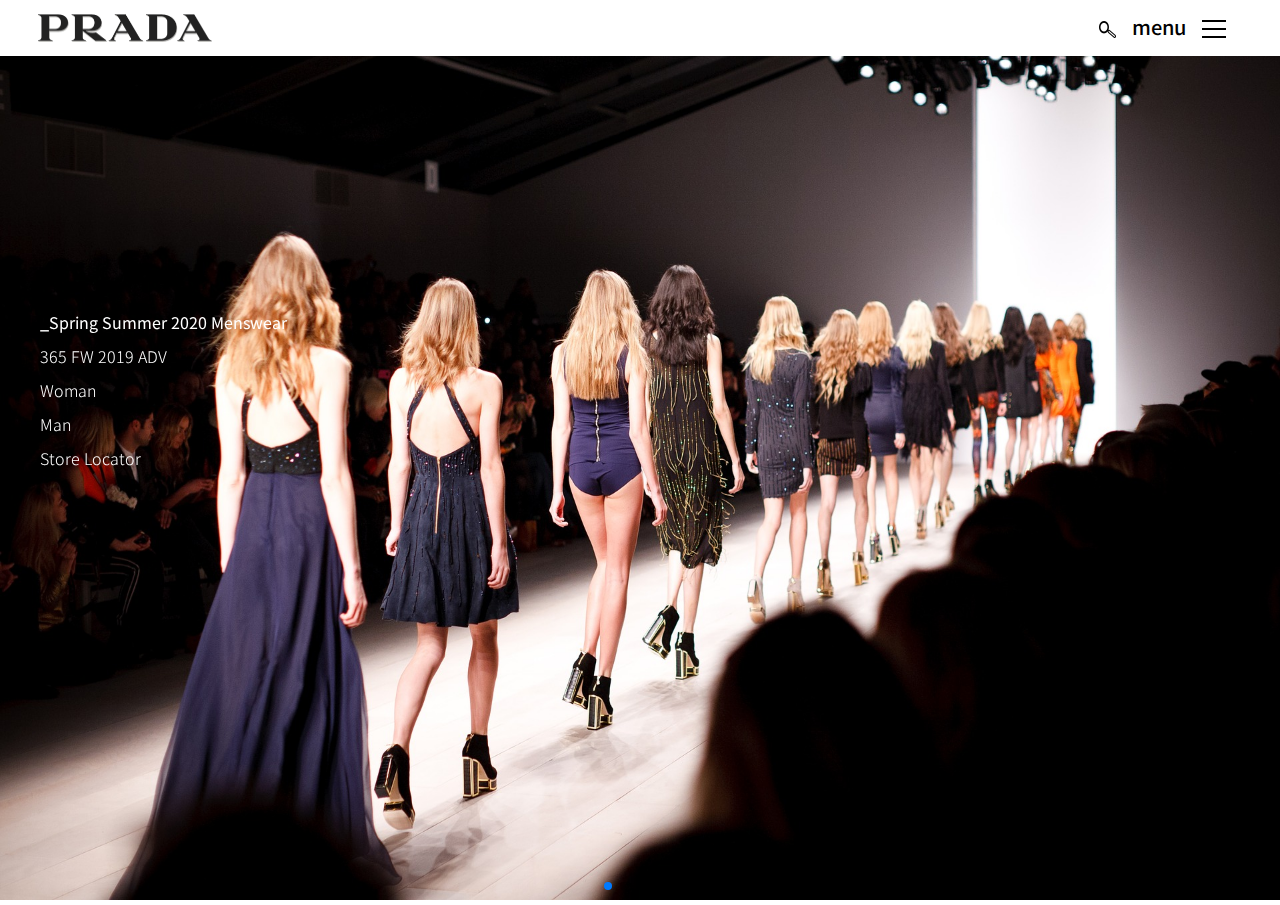
<file: index.html>
<!DOCTYPE html>
<html lang="ko">
<head>
  <meta charset="UTF-8">
  <meta name="viewport" content="width=device-width, initial-scale=1.0">
  <meta http-equiv="X-UA-Compatible" content="ie=edge">
  <title>PRADA</title>
    <!-- 구글 폰트 CDN -->
    <link href="https://fonts.googleapis.com/css?family=Noto+Sans+KR:100,300,400,500,700,900&display=swap&subset=korean" rel="stylesheet">

    <!-- 스위퍼 CSS -->
    <link rel="stylesheet" href="css/swiper.css">

    <!-- 사용자 CSS -->
    <link rel="stylesheet" href="css/reset.css">
    <link rel="stylesheet" href="css/common.css">
  
    <!-- jquery script -->
    <script src="js/jquery-3.4.1.min.js"></script>

      <!-- 스위퍼 script -->
  <script src="js/swiper.min.js"></script>

    
    <!-- 사용자 script -->
    <script src="js/common.js"></script>
  
</head>
<body>
  <div id="wrap">
    <!-- 헤더 -->
    <header class="over_hid">
      <!-- 로고 화이트 -->
      <div class="logo_white">
        <div id="logo"><a href="index.html"><img src="images/logo_bianco.png" alt="프라다"></a></div>
        <div id="nav">
          <ul class="over_hid">
            <li class="serach_btn"><img src="images/serch.png" alt="검색"></li>
            <li class="menu_btn">menu</li>
            <li class="ham_menu"><img src="images/ham_menu.png" alt="햄버거메뉴"></li>
          </ul>
        </div>
      </div>
      <!-- 로고 블랙 -->
      <div class="logo_black">
        <div id="logo"><a href="index.html"><img src="images/logo_bianco_b.png" alt="프라다"></a></div>
        <div id="nav">
          <ul class="over_hid">
            <li class="serach_btn"><img src="images/serch_b.png" alt="검색"></li>
            <li class="menu_btn">menu</li>
            <li class="ham_menu"><img src="images/ham_menu_b.png" alt="햄버거메뉴"></li>
          </ul>
        </div>
      </div>
    </header>
      <!-- 검색창 -->
      <div id="search" class="over_hid">
        <div class="logo_black">
          <div id="logo"><a href="index.html"><img src="images/logo_bianco_b.png" alt="프라다"></a></div>
          <div id="nav">
            <ul class="over_hid">
              <li class="serach_btn"><img src="images/serch_b.png" alt="검색"></li>
              <li class="menu_btn">menu</li>
              <li class="ham_menu"><img src="images/ham_menu_b.png" alt="햄버거메뉴"></li>
            </ul>
          </div>
        </div>
        <div id="sear_sub">
          <div id="search_top">
            <ul class="over_hid">
              <li><input type="text" placeholder="Type here to search"></li>
              <li><img src="images/serch_b.png"></li>
            </ul>
          </div>
          <div id="search_bottom">
            <ul class="over_hid">
              <li>search for</li>
              <li><input type="checkbox" name="search" value="catalog">E-CATALOG</li>
              <li><input type="checkbox" name="search" value="archive">A FUTURE ARCHIVE</li>
            </ul>
          </div>
        </div>
      </div>
      <!-- 네비 서브메뉴 -->
      <div id="menu" class="over_hid">
        <!-- 메뉴 -->
        <div id="menu_sub" class="over_hid">
          <div id="logo"><a class="over_hid" href="index.html"><img src="images/logo_bianco_b.png" alt="프라다"></a></div>
          <div id="sub_top" class="over_hid back_whi">
            <div id="sub_m">
              <ul>
                <li><a href="#">E-CATALOG</a></li>
                <li><a href="#">컬렉션</a></li>
                <li><a href="#">미래의 아카이브</a></li>
                <li><a href="#">향수</a></li>
                <li><a href="#">아이웨어</a></li>
                <li><a href="#">매장 찾기</a></li>
              </ul>
            </div>
            <!-- 소셜 -->
            <div id="sns">
              <ul class="over_hid back_whi">
                <li><a href="#"><img src="images/facebook.png" alt="페이스북"></a></li>
                <li><a href="#"><img src="images/twiter.png" alt="트위터"></a></li>
                <li><a href="#"><img src="images/instar.png" alt="인스타그램"></a></li>
                <li><a href="#"><img src="images/youtube.png" alt="유투브"></a></li>
                <li><a href="#">G+</a></li>
              </ul>
            </div>
          </div>
          <div class="close_btn">Χ</div>
          <div class="line1"></div>
          <!-- 언어/국가선택 -->
          <div id="sel_main" class="over_hid back_whi">
            <ul>
              <li>_언어</li>
              <li id="lang_btn">한국어 <img src="images/small_nera.png"></li>
            </ul>
            <ul class="back_whi">
              <li>_국가</li>
              <li id="cur_btn">MALAYSIA <img src="images/small_nera.png"></li>
            </ul>
            <div id="bott_btn"><img src="images/nera.png"></div>
          </div>
          <div class="line1"></div>

          <div id="lang" class="back_whi">
            <ul>
              <li><a href="#">ENGLISH -</a></li>
              <li><a href="#"> 简体中文 -</a></li>
              <li><a href="#"> 繁體中文 -</a></li>
              <li><a href="#"> 한국어</a></li>
            </ul>
          </div>
          <div id="cur" class="over_hid back_whi">
            <div id="e_sto" class="over_hid">
              <h3>E-스토어</h3>
              <ul>
                <li><a href="#">AUSTRALIA</a></li>
                <li><a href="#">AUSTRIA</a></li>
                <li><a href="#">BELGIUM</a></li>
                <li><a href="#">CANADA</a></li>
                <li><a href="#">CHINA</a></li>
                <li><a href="#">DENMARK</a></li>
                <li><a href="#">FINLAND</a></li>
                <li><a href="#">FRANCE</a></li>
                <li><a href="#">GERMANY</a></li>
              </ul>
              <ul>
                <li><a href="#">GREECE</a></li>
                <li><a href="#">HONG KONG</a></li>
                <li><a href="#">IRELAND</a></li>
                <li><a href="#">ITALY</a></li>
                <li><a href="#">JAPAN</a></li>
                <li><a href="#">LUXEMBOURG</a></li>
                <li><a href="#">MONACO</a></li>
                <li><a href="#">NETHERLANDS</a></li>
                <li><a href="#">NEW ZEALAND</a></li>
              </ul>
              <ul>
                <li><a href="#">NORWAY</a></li>
                <li><a href="#">PORTUGAL</a></li>
                <li><a href="#">SPAIN</a></li>
                <li><a href="#">SWEDEN</a></li>
                <li><a href="#">SWITZERLAND</a></li>
                <li><a href="#">UNITED ARAB EMIRATES</a></li>
                <li><a href="#">UNITED KINGDOM</a></li>
                <li><a href="#">UNITED STATES</a></li>
              </ul>
            </div>
            <div id="our" class="back_whi">
              <h2>EXPLORE OUR WEBSITE</h2>
              <ul>
                <li><a href="#">BRAZIL</a></li>
                <li><a href="#">MALAYSIA</a></li>
                <li><a href="#">RUSSIAN FEDERATION</a></li>
                <li><a href="#">SINGAPORE</a></li>
                <li><a href="#">SOUTH KOREA</a></li>
                <li><a href="#">TAIWAN</a></li>
                <li><a href="#">THAILAND</a></li>
              </ul>
              <ul>
                <li><a href="#">REST OF THE WORLD</a></li>
              </ul>
            </div>
          </div>
          <div id="foot" class="back_whi">
            <div>
              <ul>
                <li><a href="#">FONDAZIONE PRADA</a></li>
                <li><a href="#">PRADA GROUP</a></li>
                <li><a href="#">CORPORATE SOCIAL RESPONSIBILITY</a></li>
                <li><a href="#">LUNAROSSA</a></li>
              </ul>
            </div>
            <div>
              <a href="#">법적 고지 사항</a> - <a href="#">개인정보 처리방침</a> - <a href="#">쿠키 정책</a>
              <h3>© PRADA 2007-2019 | P.IVA 10115350158</h3>
            </div>
          </div>
        </div>
      </div>
      <div class="sli_txt">
        <ul>
          <li class="on"><a href="menswear.html">Spring Summer 2020 Menswear</a></li>
          <li><a href="adv.html">365 FW 2019 ADV</a></li>
          <li><a href="ready.html">Woman</a></li>
          <li><a href="ready.html">Man</a></li>
          <li><a href="locoator.html">Store Locator</a></li>
        </ul>
      </div>
      <!-- 메인 슬라이드 -->
      <div class="swiper-container">
        <div class="swiper-wrapper">
          <div class="swiper-slide">
            <img class="sw_sli" src="images/main_banner01.jpg" >
          </div>
          <div class="swiper-slide">
            <img class="sw_sli" src="images/main_banner02.jpg" >
          </div>
          <div class="swiper-slide">
            <img class="sw_sli" src="images/main_banner03.jpg" >
          </div>
          <div class="swiper-slide">
            <img class="sw_sli" src="images/main_banner04.jpg" >
          </div>
          <div class="swiper-slide">
            <img class="sw_sli" src="images/main_banner05.jpg" >
          </div>
        </div>
        <!-- Add Pagination -->
        <div class="swiper-pagination"></div>
      </div>        
    </div>
  </div>
</body>
</html>
</file>
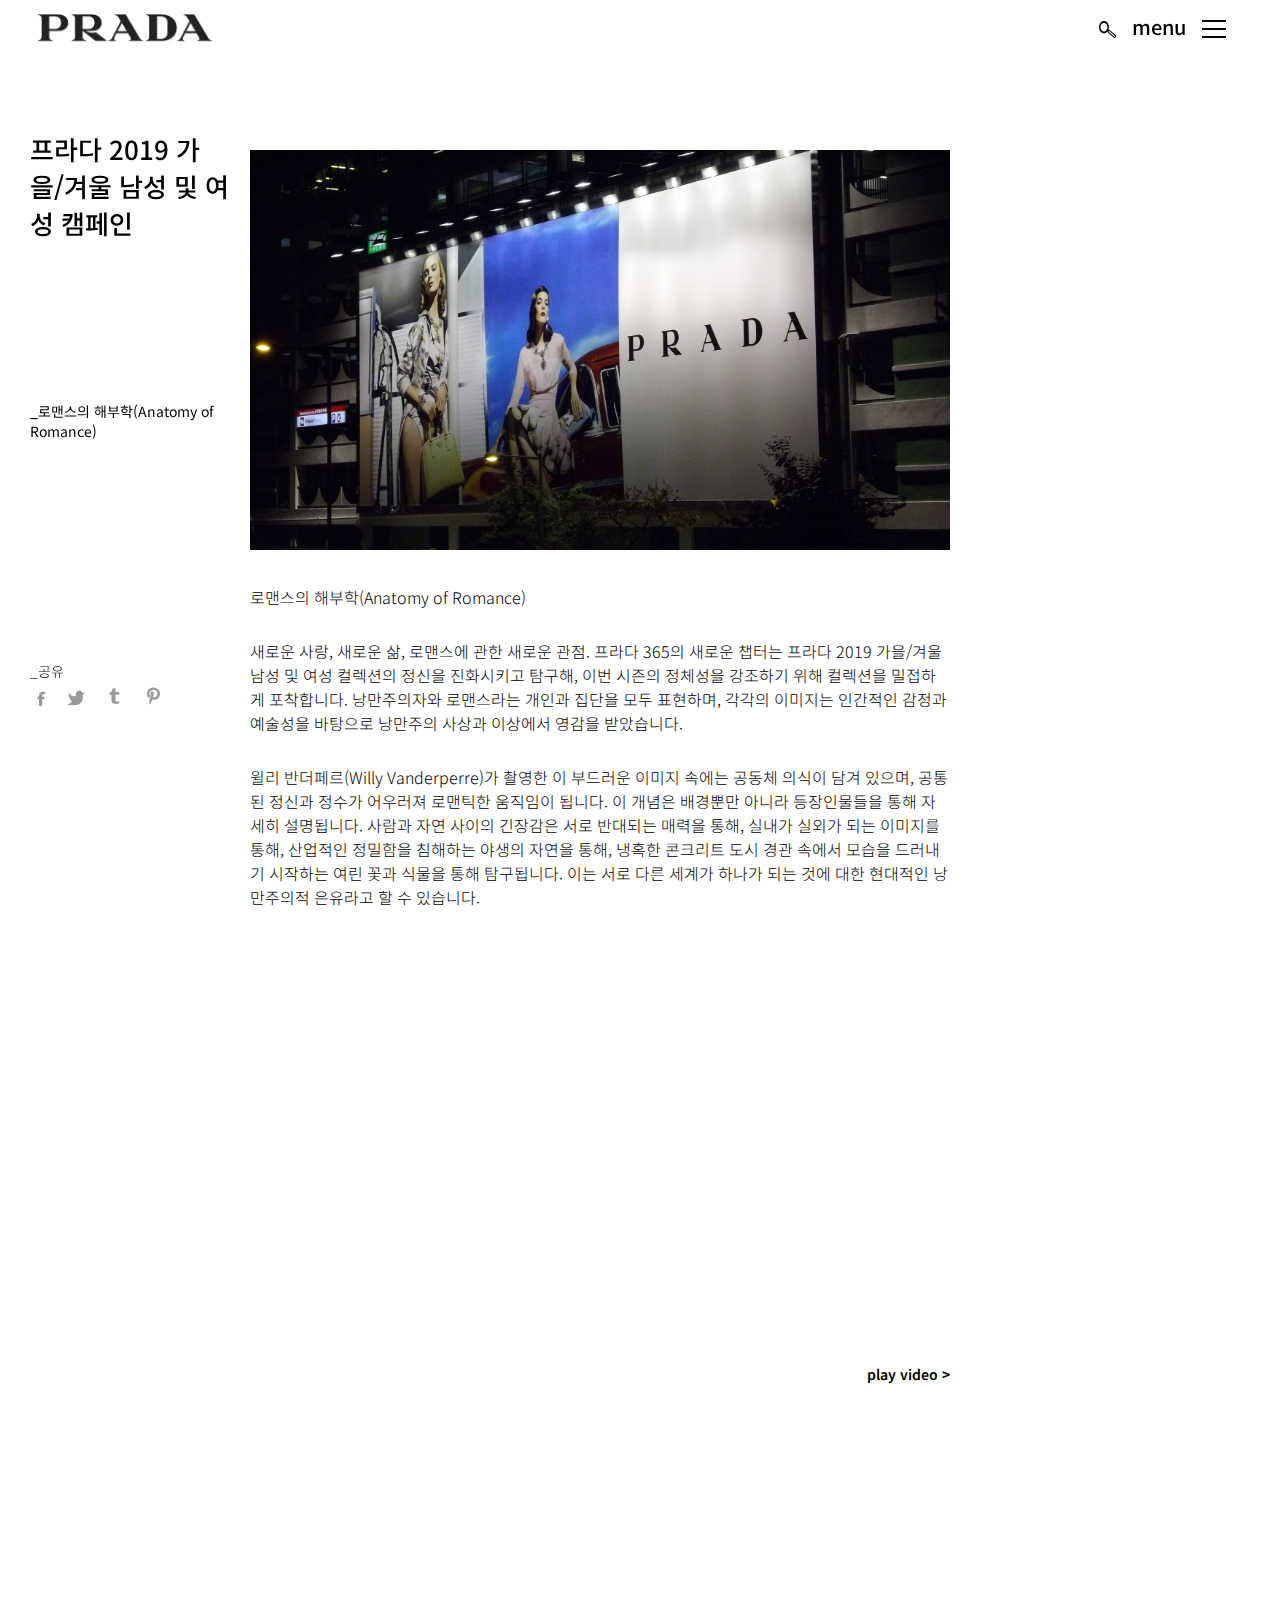
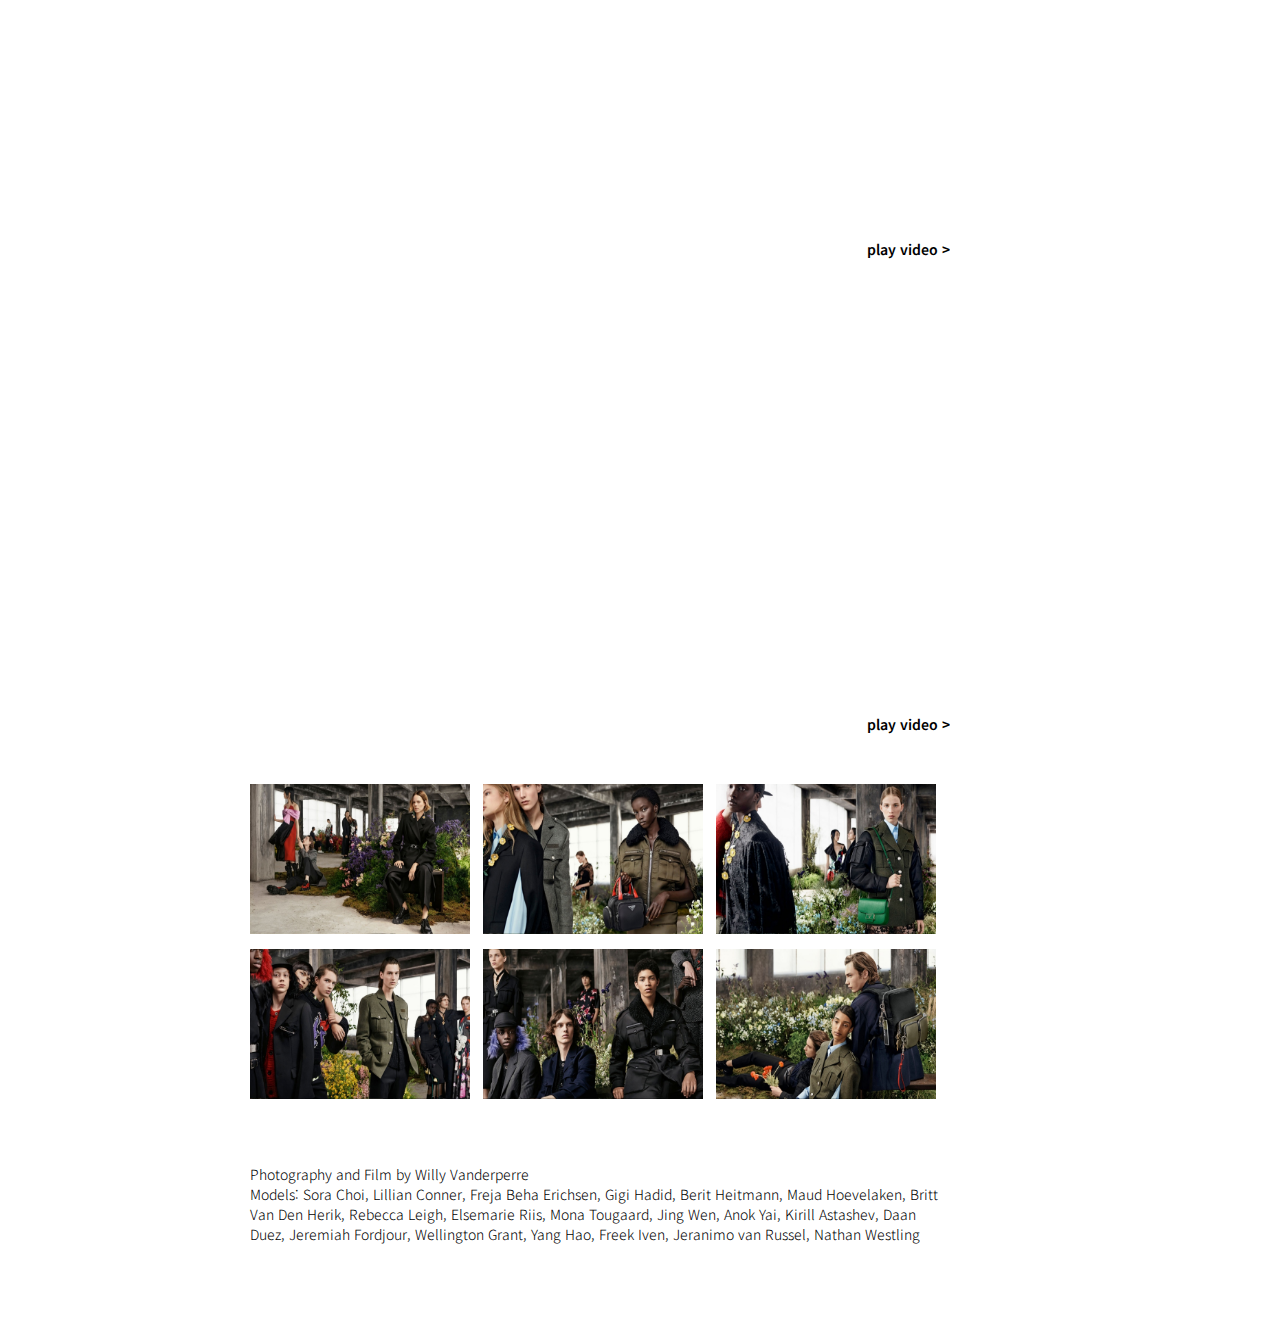
<file: adv.html>
<!DOCTYPE html>
<html lang="ko">
<head>
  <meta charset="UTF-8">
  <meta name="viewport" content="width=device-width, initial-scale=1.0">
  <meta http-equiv="X-UA-Compatible" content="ie=edge">
  <title>가을/겨울 남성 및 여성 캠페인</title>

    <!-- 구글 폰트 CDN -->
    <link href="https://fonts.googleapis.com/css?family=Noto+Sans+KR:100,300,400,500,700,900&display=swap&subset=korean" rel="stylesheet">

    <!-- 스위퍼 CSS -->
    <link rel="stylesheet" href="css/swiper.css">

    <!-- 사용자 CSS -->
    <link rel="stylesheet" href="css/reset.css">
    <link rel="stylesheet" href="css/adv.css">
  

    <!-- jquery script -->
    <script src="js/jquery-3.4.1.min.js"></script>
    <!-- 스위퍼 script -->
    <script src="js/swiper.min.js"></script>

    
    <!-- 사용자 script -->
    <script src="js/adv.js"></script>
  
</head>
<body>
  <div id="wrap" class="over_hid">
    <header>
      <!-- 로고 블랙 -->
      <div class="logo_black">
        <div id="logo"><a href="index.html"><img src="images/logo_bianco_b.png" alt="프라다"></a></div>
        <div id="nav">
          <ul class="over_hid">
            <li id="serach_btn1"><img src="images/serch_b.png" alt="검색"></li>
            <li id="menu_btn1">menu</li>
            <li id="ham_menu1"><img src="images/ham_menu_b.png" alt="햄버거메뉴"></li>
          </ul>
        </div>
      </div>
    </header>
    <!-- 사이드 네비 -->
    <aside id="nav" class="over_hid">
      <div id="main_txt">
        <h1>프라다 2019 가을/겨울 남성 및 여성 캠페인</h1>
      </div>
      <!-- 메인네비 -->
      <div>
        <nav>
          <ul>
            <li class="on"><a href="#show">로맨스의 해부학(Anatomy of Romance)</li>
          </ul>
        </nav>
      </div>
      <!-- 소셜 -->
      <div id="sns">
        <h3>_공유</h3>
        <ul>
          <li><a href="#"><img src="images/facebook.png" alt="페이스북"></a></li>
          <li><a href="#"><img src="images/twiter.png" alt="트위터"></a></li>
          <li><a href="#"><img src="images/tmb_g.png" alt="팀블"></a></li>
          <li><a href="#"><img src="images/pnt_g.png" alt="pnt"></a></li>
        </ul>
      </div>
    </aside>
    <section id="main">
      <div class="art" id="adv">
        <div id="romance">
          <img src="images/main_banner05.jpg" width="700px" height="400px"alt="로맨스의 해부학">
          <ul>
            <li>
              <h3>로맨스의 해부학(Anatomy of Romance)</h3>
            </li>
            <li>
              <p>새로운 사랑, 새로운 삶, 로맨스에 관한 새로운 관점. 프라다 365의 새로운 챕터는 프라다 2019 가을/겨울 남성 및 여성 컬렉션의 정신을 진화시키고 탐구해, 이번 시즌의 정체성을 강조하기 위해 컬렉션을 밀접하게 포착합니다. 
                낭만주의자와 로맨스라는 개인과 집단을 모두 표현하며, 각각의 이미지는 인간적인 감정과 예술성을 바탕으로 낭만주의 사상과 이상에서 영감을 받았습니다.</p>
            </li>
            <li>
              <p>윌리 반더페르(Willy Vanderperre)가 촬영한 이 부드러운 이미지 속에는 공동체 의식이 담겨 있으며, 공통된 정신과 정수가 어우러져 로맨틱한 움직임이 됩니다. 
                이 개념은 배경뿐만 아니라 등장인물들을 통해 자세히 설명됩니다. 
                사람과 자연 사이의 긴장감은 서로 반대되는 매력을 통해, 실내가 실외가 되는 이미지를 통해, 산업적인 정밀함을 침해하는 야생의 자연을 통해, 냉혹한 콘크리트 도시 경관 속에서 모습을 드러내기 시작하는 여린 꽃과 식물을 통해 탐구됩니다. 
                이는 서로 다른 세계가 하나가 되는 것에 대한 현대적인 낭만주의적 은유라고 할 수 있습니다.</p>
            </li>
          </ul>
        </div>
        <div class="vid over_hid">
          <iframe width="700" height="400" src="https://www.youtube.com/embed/Wdnk8F7nXIc" frameborder="0" allow="accelerometer; autoplay; encrypted-media; gyroscope; picture-in-picture" allowfullscreen></iframe>
          <h3>play video ></h3>
          </div>
        <div class="vid over_hid">
          <iframe width="700" height="400" src="https://www.youtube.com/embed/8k7NmbvXbJ0" frameborder="0" allow="accelerometer; autoplay; encrypted-media; gyroscope; picture-in-picture" allowfullscreen></iframe>
          <h3>play video ></h3>
        </div>
        <div class="vid over_hid">
          <iframe width="700" height="400" src="https://www.youtube.com/embed/O-OPp7ZeGcI" frameborder="0" allow="accelerometer; autoplay; encrypted-media; gyroscope; picture-in-picture" allowfullscreen></iframe>
          <h3>play video ></h3>
        </div>
        <div id="photo">
          <div>
            <ul>
              <li><a href="#"><img src="images/adv01.jpeg" alt=""></a></li>
              <li><a href="#"><img src="images/adv02.jpeg" alt=""></a></li>
              <li><a href="#"><img src="images/adv03.jpeg" alt=""></a></li>
            </ul>
          </div>
          <div>
            <ul>
              <li><a href="#"><img src="images/adv04.jpeg" alt=""></a></li>
              <li><a href="#"><img src="images/adv05.jpeg" alt=""></a></li>
              <li><a href="#"><img src="images/adv06.jpeg" alt=""></a></li>
            </ul>
          </div>
        </div>
        <div id="vid_txt">
          <ul>
            <li>Photography and Film by Willy Vanderperre</li>
            <li>Models: Sora Choi, Lillian Conner, Freja Beha Erichsen, Gigi Hadid, Berit Heitmann, Maud Hoevelaken, Britt Van Den Herik, Rebecca Leigh, Elsemarie Riis, Mona Tougaard, Jing Wen, Anok Yai,  Kirill Astashev, Daan Duez, Jeremiah Fordjour, Wellington Grant, Yang Hao, Freek Iven, Jeranimo van Russel, Nathan Westling</li>
          </ul>
        </div>
      </div>
    </section>
  </div>
      
  </body>
</html>
</file>
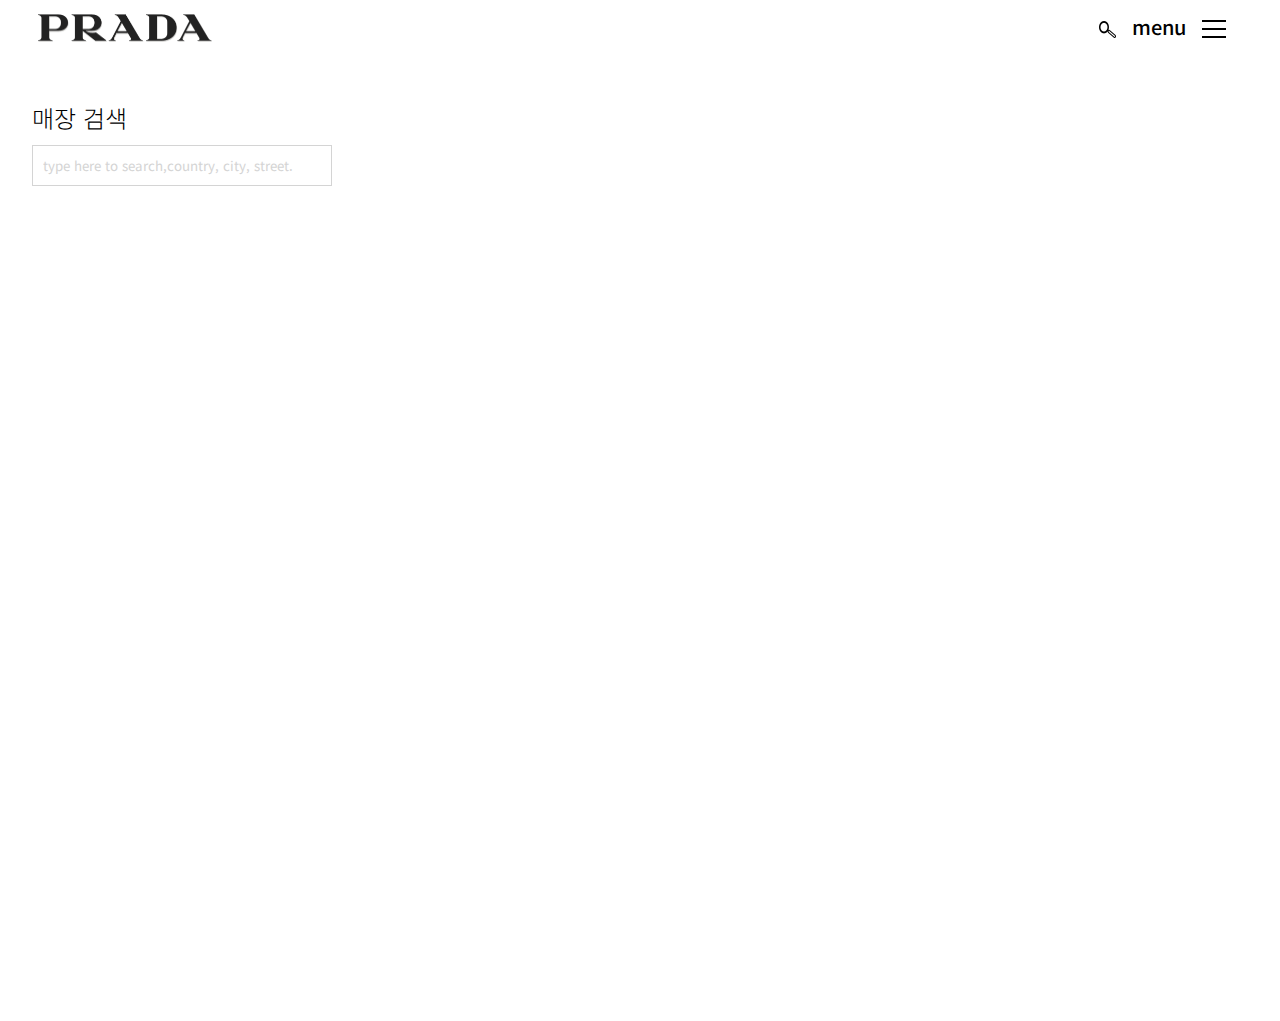
<file: locoator.html>
<!DOCTYPE html>
<html lang="ko">
  <head>
    <meta charset="UTF-8">
    <meta name="viewport" content="width=device-width, initial-scale=1.0">
    <meta http-equiv="X-UA-Compatible" content="ie=edge">
    <title>매장찾기</title>

      <!-- 구글 폰트 CDN -->
      <link href="https://fonts.googleapis.com/css?family=Noto+Sans+KR:100,300,400,500,700,900&display=swap&subset=korean" rel="stylesheet">
      <!-- 사용자 CSS -->
      <link rel="stylesheet" href="css/reset.css">
      <link rel="stylesheet" href="css/locoator.css">
  </head>
  <body>
    <div id="wrap" class="over_hid">
      <header>
        <div class="logo_black">
          <div id="logo"><a href="index.html"><img src="images/logo_bianco_b.png" alt="프라다"></a></div>
          <div id="nav">
            <ul class="over_hid">
              <li class="serach_btn"><img src="images/serch_b.png" alt="검색"></li>
              <li class="menu_btn">menu</li>
              <li class="ham_menu"><img src="images/ham_menu_b.png" alt="햄버거메뉴"></li>
            </ul>
          </div>
        </div>
      </header>
      <section>
        <div>
          <h2>매장 검색</h2>
          <input type="text" placeholder="type here to search,country, city, street.">
        </div>
        <div id="map">
            <iframe src="https://www.google.com/maps/embed?pb=!1m12!1m8!1m3!1d587548.4469551205!2d127.08532503440587!3d37.40185766005369!3m2!1i1024!2i768!4f13.1!2m1!1sprada!5e0!3m2!1sko!2sus!4v1561343452728!5m2!1sko!2sus" frameborder="0" style="border:0" allowfullscreen></iframe>
        </div>
      </section>
    </div>
  </body>
</html>
</file>
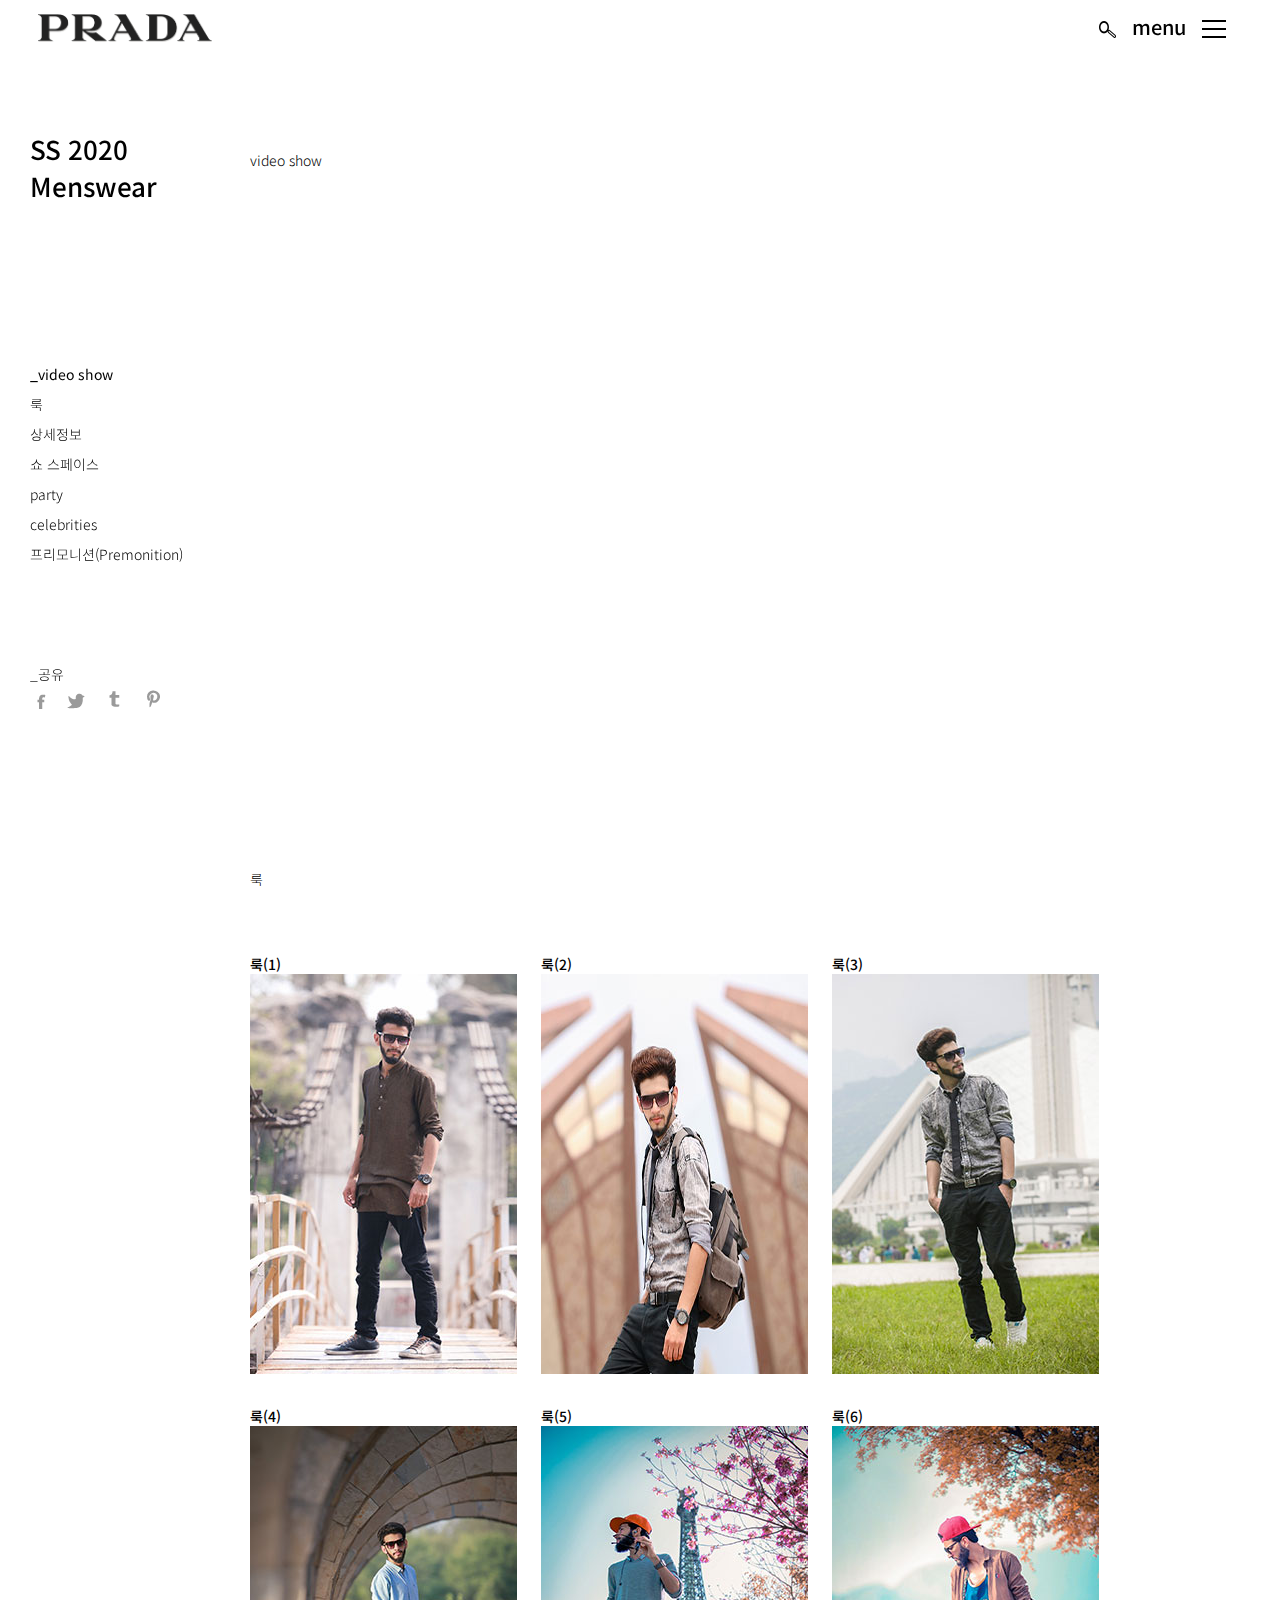
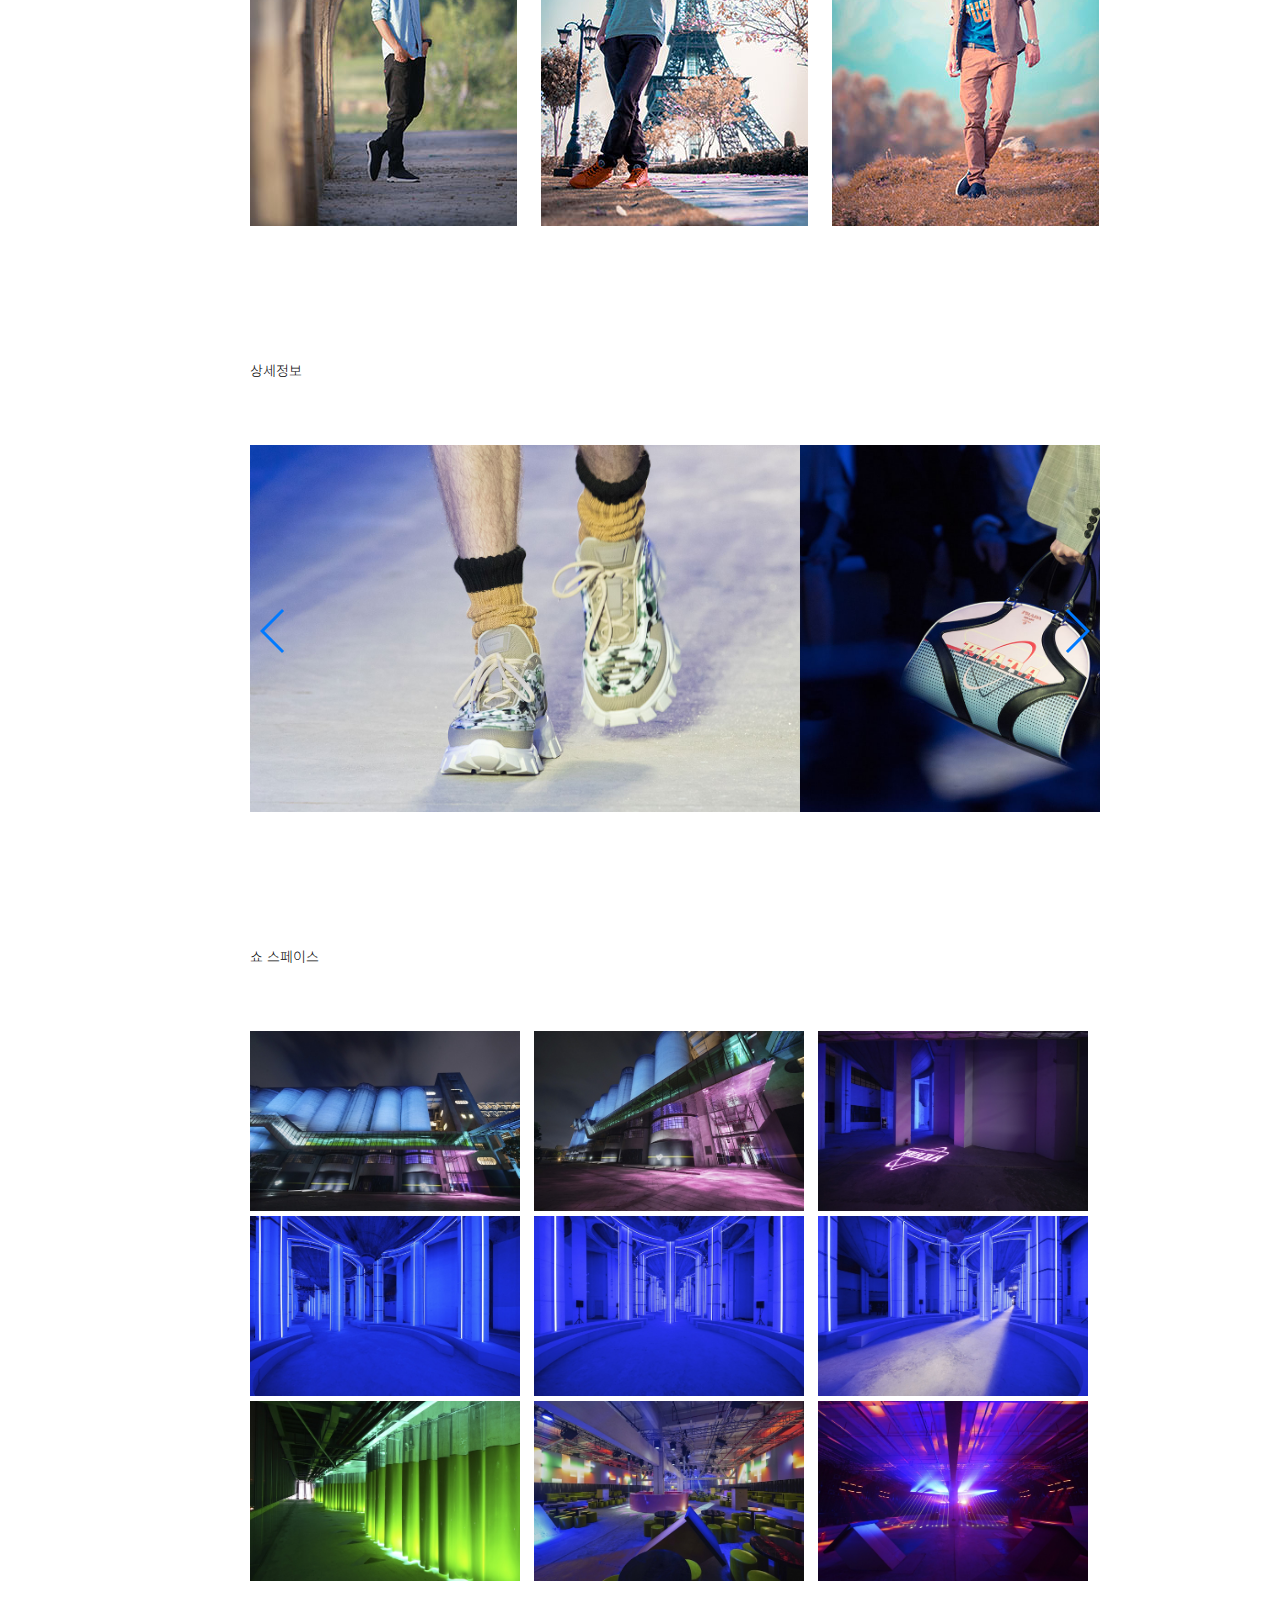
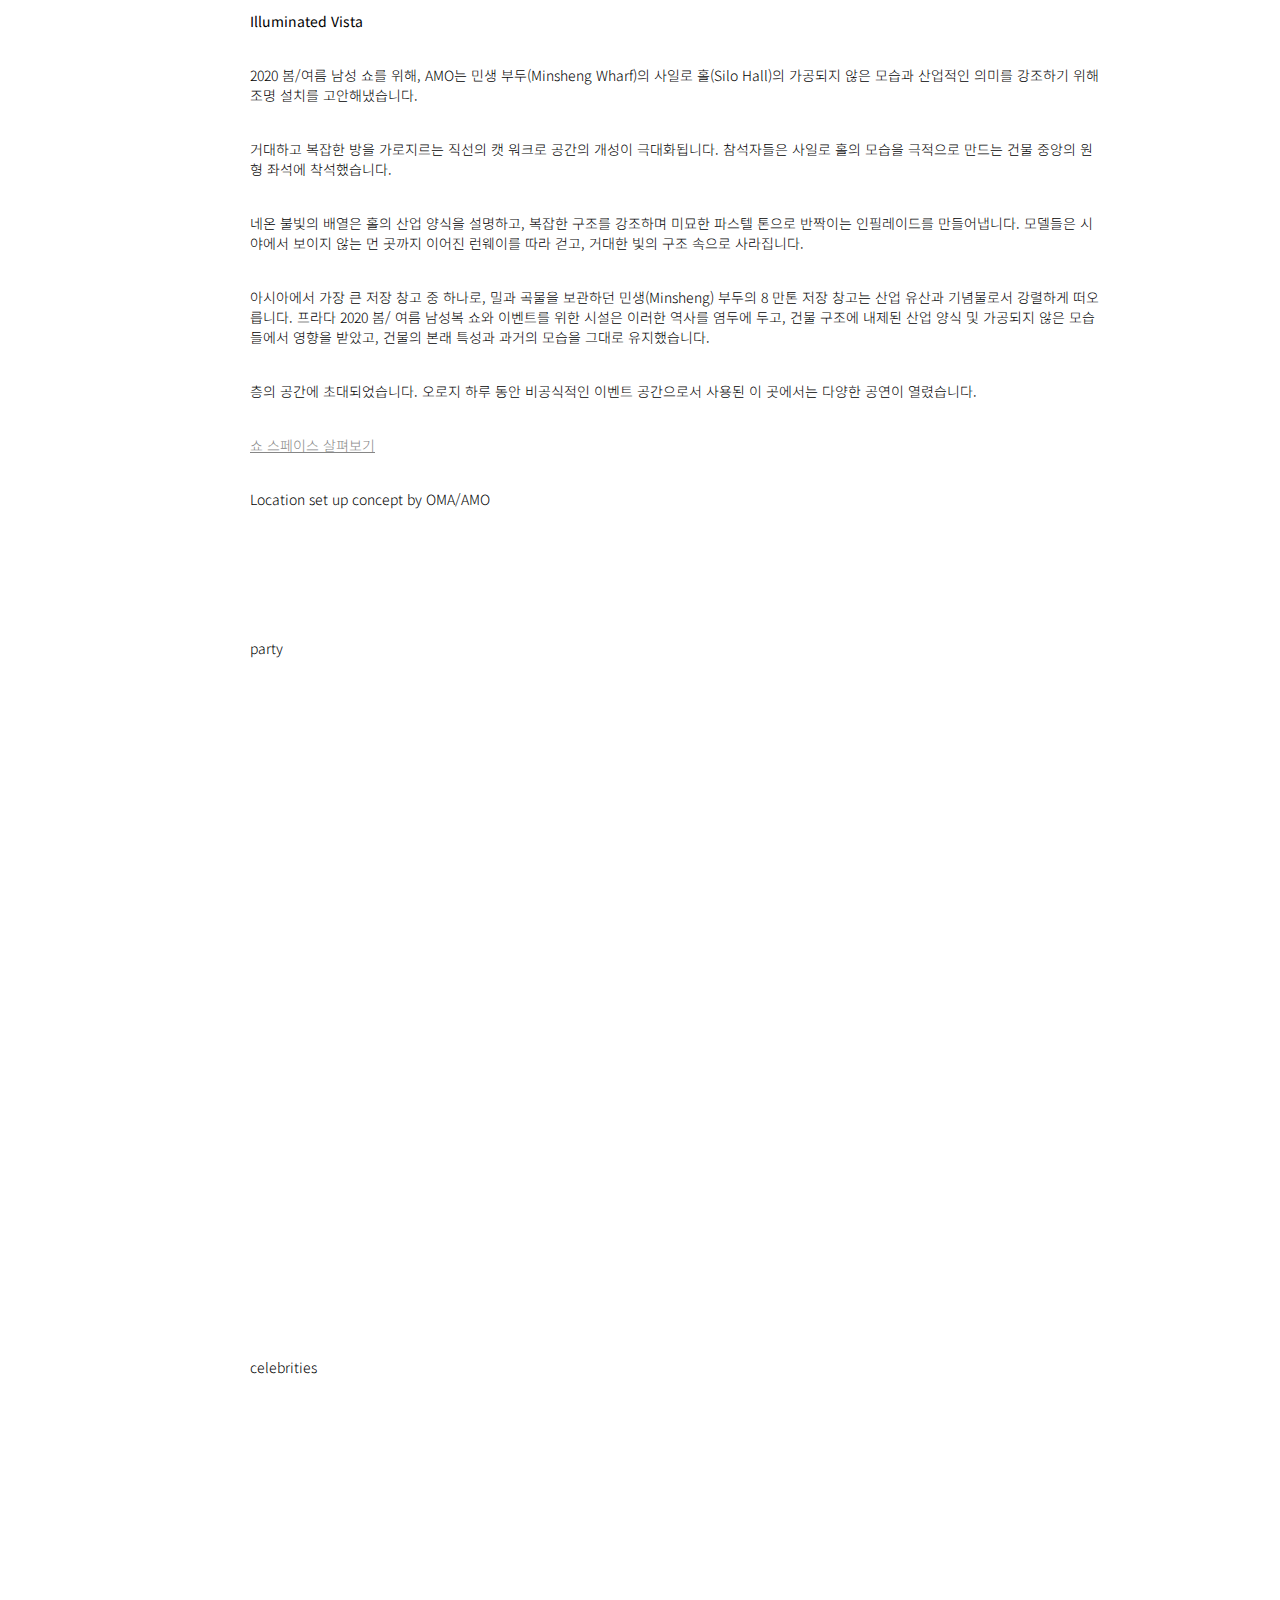
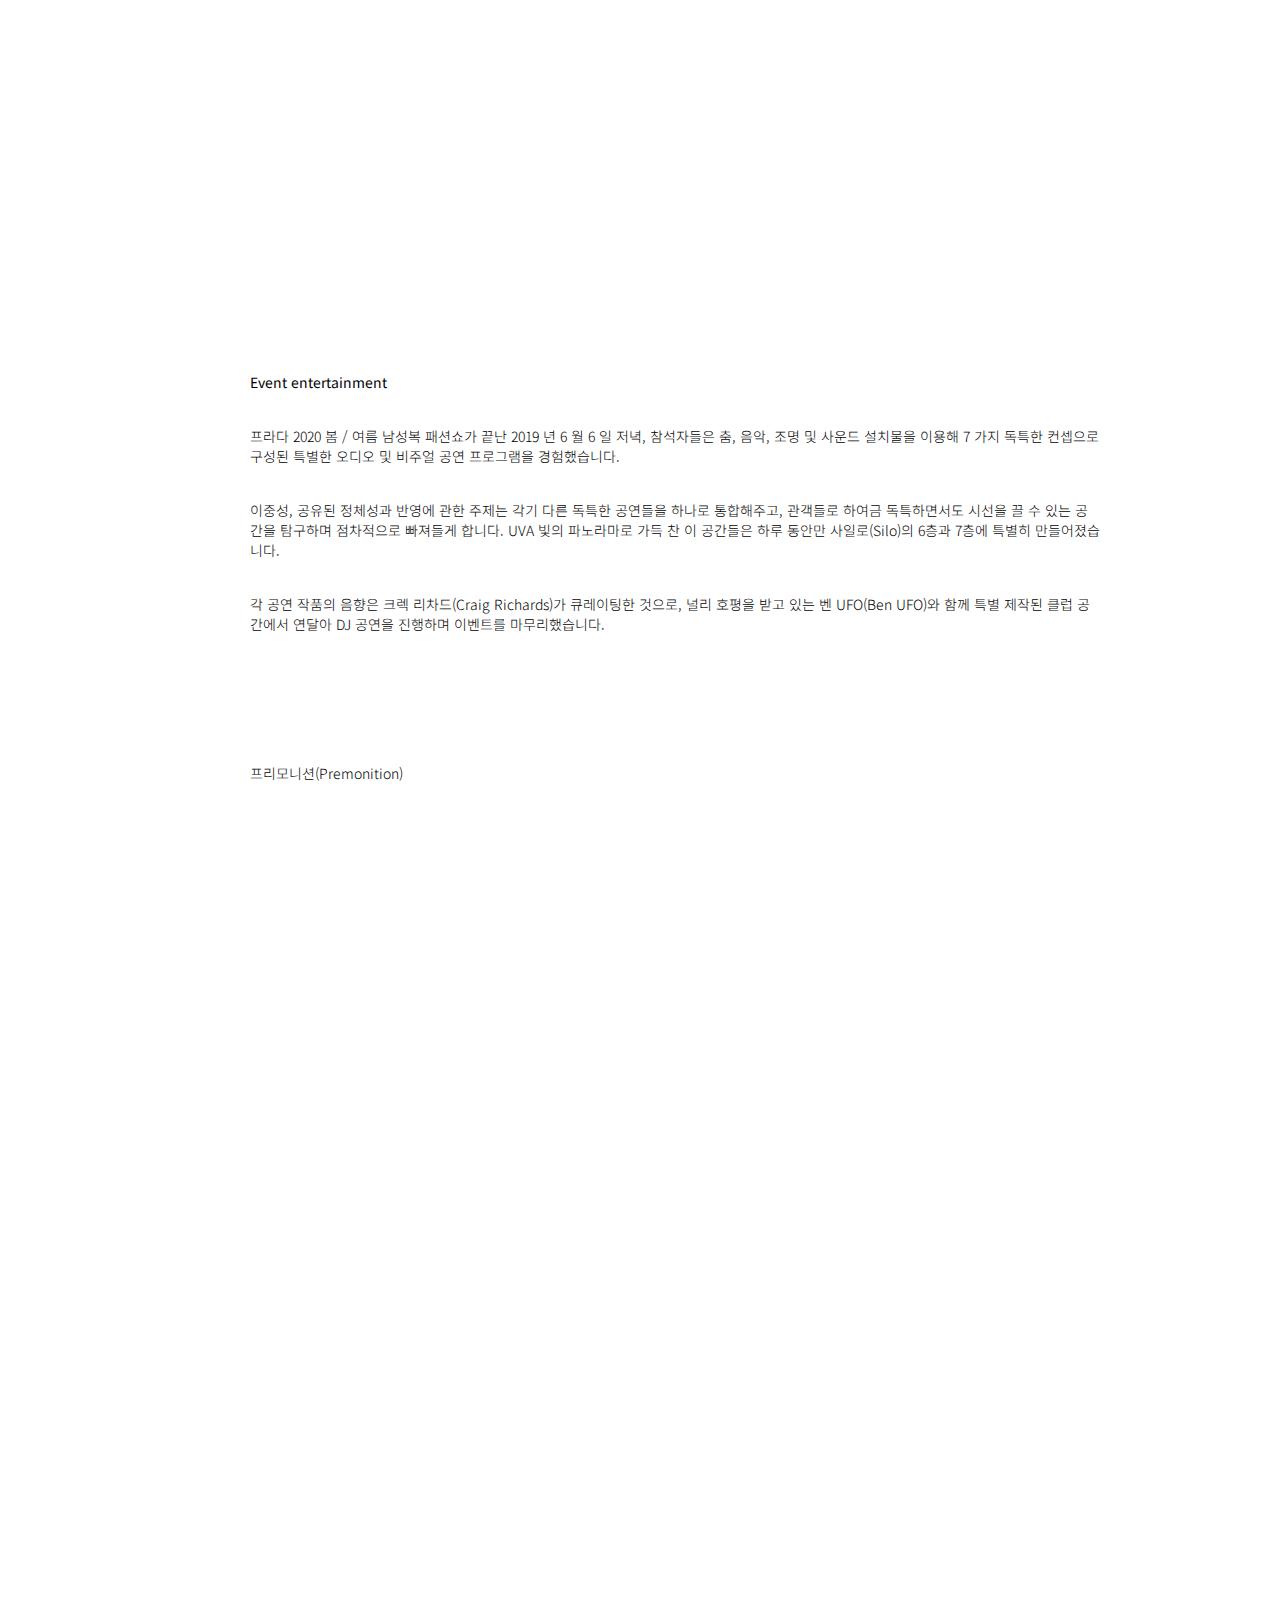
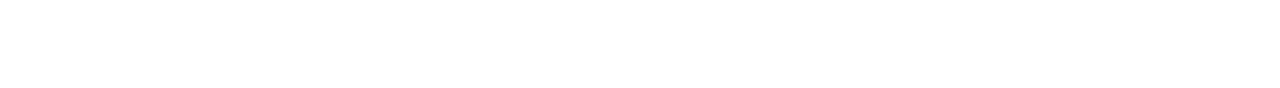
<file: menswear.html>
<!DOCTYPE html>
<html lang="ko">
<head>
  <meta charset="UTF-8">
  <meta name="viewport" content="width=device-width, initial-scale=1.0">
  <meta http-equiv="X-UA-Compatible" content="ie=edge">
  <title>SS 2020 Menswear</title>

    <!-- 구글 폰트 CDN -->
    <link href="https://fonts.googleapis.com/css?family=Noto+Sans+KR:100,300,400,500,700,900&display=swap&subset=korean" rel="stylesheet">

    <!-- 스위퍼 CSS -->
    <link rel="stylesheet" href="css/swiper.css">

    <!-- 사용자 CSS -->
    <link rel="stylesheet" href="css/reset.css">
    <link rel="stylesheet" href="css/wear.css">
  

    <!-- jquery script -->
    <script src="js/jquery-3.4.1.min.js"></script>
    <!-- 스위퍼 script -->
    <script src="js/swiper.min.js"></script>

    
    <!-- 사용자 script -->
    <script src="js/wear.js"></script>
  
</head>
<body>
  <div id="wrap" class="over_hid">
    <header>
      <!-- 로고 블랙 -->
      <div class="logo_black">
        <div id="logo"><a href="index.html"><img src="images/logo_bianco_b.png" alt="프라다"></a></div>
        <div id="nav">
          <ul class="over_hid">
            <li id="serach_btn1"><img src="images/serch_b.png" alt="검색"></li>
            <li id="menu_btn1">menu</li>
            <li id="ham_menu1"><img src="images/ham_menu_b.png" alt="햄버거메뉴"></li>
          </ul>
        </div>
      </div>
    </header>
    <!-- 사이드 네비 -->
    <aside id="nav" class="over_hid">
      <div id="main_txt">
        <h1>SS 2020 Menswear</h1>
      </div>
      <!-- 메인네비 -->
      <div>
        <nav>
          <ul>
            <li class="on"><a href="#show">video show</a></li>
            <li><a href="#sub_p">룩</a></li>
            <li><a href="#details">상세정보</a></li>
            <li><a href="#space">쇼 스페이스</a></li>
            <li><a href="#party">party</a></li>
            <li><a href="#celebrities">celebrities</a></li>
            <li><a href="#Premo">프리모니션(Premonition)</a></li>
          </ul>
        </nav>
      </div>
      <!-- 소셜 -->
      <div id="sns">
        <h3>_공유</h3>
        <ul>
          <li><a href="#"><img src="images/facebook.png" alt="페이스북"></a></li>
          <li><a href="#"><img src="images/twiter.png" alt="트위터"></a></li>
          <li><a href="#"><img src="images/tmb_g.png" alt="팀블"></a></li>
          <li><a href="#"><img src="images/pnt_g.png" alt="pnt"></a></li>
        </ul>
      </div>
    </aside>
    <section id="main">
      <!-- 비디오 쇼 -->
      <div class="art" id="show">
        <h3>video show</h3>
        <iframe id="vid" width="850" height="500" src="https://www.youtube.com/embed/5XioCCdojn0" frameborder="0" allow="accelerometer; autoplay; encrypted-media; gyroscope; picture-in-picture" allowfullscreen></iframe>
        </div>
        <!-- 룩 -->
      <div class="art" id="sub_p">
        <h3>룩</h3>
        <div>
          <ul>
            <li>룩(1)</li>
            <li><a href="#"><img src="images/sub_p01.jpg" alt="패션1"></a></li>
          </ul>
          <ul>
            <li>룩(2)</li>
            <li><a href="#"><img src="images/sub_p02.jpg" alt="패션2"></a></li>
          </ul>
          <ul>
            <li>룩(3)</li>
            <li><a href="#"><img src="images/sub_p03.jpg" alt="패션3"></a></li>
          </ul>
        </div>
        <div>
          <ul>
            <li>룩(4)</li>
            <li><a href="#"><img src="images/sub_p04.jpg" alt="패션4"></a></li>
          </ul>
          <ul>
            <li>룩(5)</li>
            <li><a href="#"><img src="images/sub_p05.jpg" alt="패션5"></a></li>
          </ul>
          <ul>
            <li>룩(6)</li>
            <li><a href="#"><img src="images/sub_p06.jpg" alt="패션6"></a></li>
          </ul>
        </div>
      </div>
      <!-- 상세정보 -->
      <div class="art" id="details">
        <h3>상세정보</h3>
      <!-- Swiper -->
        <div class="swiper-container">
          <div class="swiper-wrapper">
            <div class="swiper-slide"><img src="images/sub_s01.jpg" alt="상세정보1"></div>
            <div class="swiper-slide"><img src="images/sub_s02.jpg" alt="상세정보2"></div>
            <div class="swiper-slide"><img src="images/sub_s03.jpg" alt="상세정보3"></div>
            <div class="swiper-slide"><img src="images/sub_s04.jpg" alt="상세정보4"></div>
            <div class="swiper-slide"><img src="images/sub_s05.jpg" alt="상세정보5"></div>
            <div class="swiper-slide"><img src="images/sub_s06.jpg" alt="상세정보6"></div>
          </div>
          <!-- Add Arrows -->
          <div class="swiper-button-next"></div>
          <div class="swiper-button-prev"></div>
        </div>
      </div>
      <!-- 쇼스페이스 -->
      <div class="art" id="space">
        <h3>쇼 스페이스</h3>
        <div id="space_p">
          <ul>
            <li><a href="#"><img src="images/space01.jpeg" alt="쇼스페이스1"></a></li>
            <li><a href="#"><img src="images/space02.jpeg" alt="쇼스페이스2"></a></li>
            <li><a href="#"><img src="images/space03.jpeg" alt="쇼스페이스3"></a></li>
            <li><a href="#"><img src="images/space04.jpeg" alt="쇼스페이스4"></a></li>
            <li><a href="#"><img src="images/space05.jpeg" alt="쇼스페이스5"></a></li>
            <li><a href="#"><img src="images/space06.jpeg" alt="쇼스페이스6"></a></li>
            <li><a href="#"><img src="images/space07.jpeg" alt="쇼스페이스7"></a></li>
            <li><a href="#"><img src="images/space08.jpeg" alt="쇼스페이스8"></a></li>
            <li><a href="#"><img src="images/space09.jpeg" alt="쇼스페이스9"></a></li>
          </ul>
        </div>
        <div id="space_txt">
          <ul>
            <li>Illuminated Vista</li>
            <li>2020 봄/여름 남성 쇼를 위해, AMO는 민생 부두(Minsheng Wharf)의 사일로 홀(Silo Hall)의 가공되지 않은 모습과 산업적인 의미를 강조하기 위해 조명 설치를 고안해냈습니다.</li>
            <li>거대하고 복잡한 방을 가로지르는 직선의 캣 워크로 공간의 개성이 극대화됩니다. 참석자들은 사일로 홀의 모습을 극적으로 만드는 건물 중앙의 원형 좌석에 착석했습니다.</li>
            <li>네온 불빛의 배열은 홀의 산업 양식을 설명하고, 복잡한 구조를 강조하며 미묘한 파스텔 톤으로 반짝이는 인필레이드를 만들어냅니다. 모델들은 시야에서 보이지 않는 먼 곳까지 이어진 런웨이를 따라 걷고, 거대한 빛의 구조 속으로 사라집니다.</li>
            <li>아시아에서 가장 큰 저장 창고 중 하나로, 밀과 곡물을 보관하던 민생(Minsheng) 부두의 8 만톤 저장 창고는 산업 유산과 기념물로서 강렬하게 떠오릅니다. 프라다 2020 봄/ 여름 남성복 쇼와 이벤트를 위한 시설은 이러한 역사를 염두에 두고, 건물 구조에 내제된 산업 양식 및 가공되지 않은 모습들에서 영향을 받았고, 건물의 본래 특성과 과거의 모습을 그대로 유지했습니다.</li>
            <li>층의 공간에 초대되었습니다. 오로지 하루 동안 비공식적인 이벤트 공간으로서 사용된 이 곳에서는 다양한 공연이 열렸습니다.</li>
            <li><a href="#">쇼 스페이스 살펴보기</a></li>
            <li>Location set up concept by OMA/AMO</li>
          </ul>
        </div>
      </div>
      <!-- party -->
      <div class="art" id="party">
        <h3>party</h3>
        <iframe width="850" height="500" src="https://www.youtube.com/embed/B9uMw-qvC7o?list=PLCD5DE55755E79FAA" frameborder="0" allow="accelerometer; autoplay; encrypted-media; gyroscope; picture-in-picture" allowfullscreen></iframe>
      </div>
      <!-- 셀럽 -->
      <div class="art" id="celebrities">
        <h3>celebrities</h3>
        <iframe width="850" height="500" src="https://www.youtube.com/embed/UR-kxjZ_6Qc" frameborder="0" allow="accelerometer; autoplay; encrypted-media; gyroscope; picture-in-picture" allowfullscreen></iframe>
        <div id="celeb_txt">
          <ul>
            <li>Event entertainment</li>
            <li>프라다 2020 봄 / 여름 남성복 패션쇼가 끝난 2019 년 6 월 6 일 저녁, 참석자들은 춤, 음악, 조명 및 사운드 설치물을 이용해 7 가지 독특한 컨셉으로 구성된 특별한 오디오 및 비주얼 공연 프로그램을 경험했습니다.</li>
            <li>이중성, 공유된 정체성과 반영에 관한 주제는 각기 다른 독특한 공연들을 하나로 통합해주고, 관객들로 하여금 독특하면서도 시선을 끌 수 있는 공간을 탐구하며 점차적으로 빠져들게 합니다. UVA 빛의 파노라마로 가득 찬 이 공간들은 하루 동안만 사일로(Silo)의 6층과 7층에 특별히 만들어졌습니다.</li>
            <li>각 공연 작품의 음향은 크렉 리차드(Craig Richards)가 큐레이팅한 것으로, 널리 호평을 받고 있는 벤 UFO(Ben UFO)와 함께 특별 제작된 클럽 공간에서 연달아 DJ 공연을 진행하며 이벤트를 마무리했습니다.</li>
          </ul>
        </div>
      </div>
      <div class="art" id="Premo">
        <h3>프리모니션(Premonition)</h3>
        <div><iframe width="850" height="650" src="https://www.youtube.com/embed/U8uK57qOGck?list=PLFBF02E0546E45FAE" frameborder="0" allow="accelerometer; autoplay; encrypted-media; gyroscope; picture-in-picture" allowfullscreen></iframe></div>
      </div>
    </section>
    </div>
  </body>
</html>
</file>
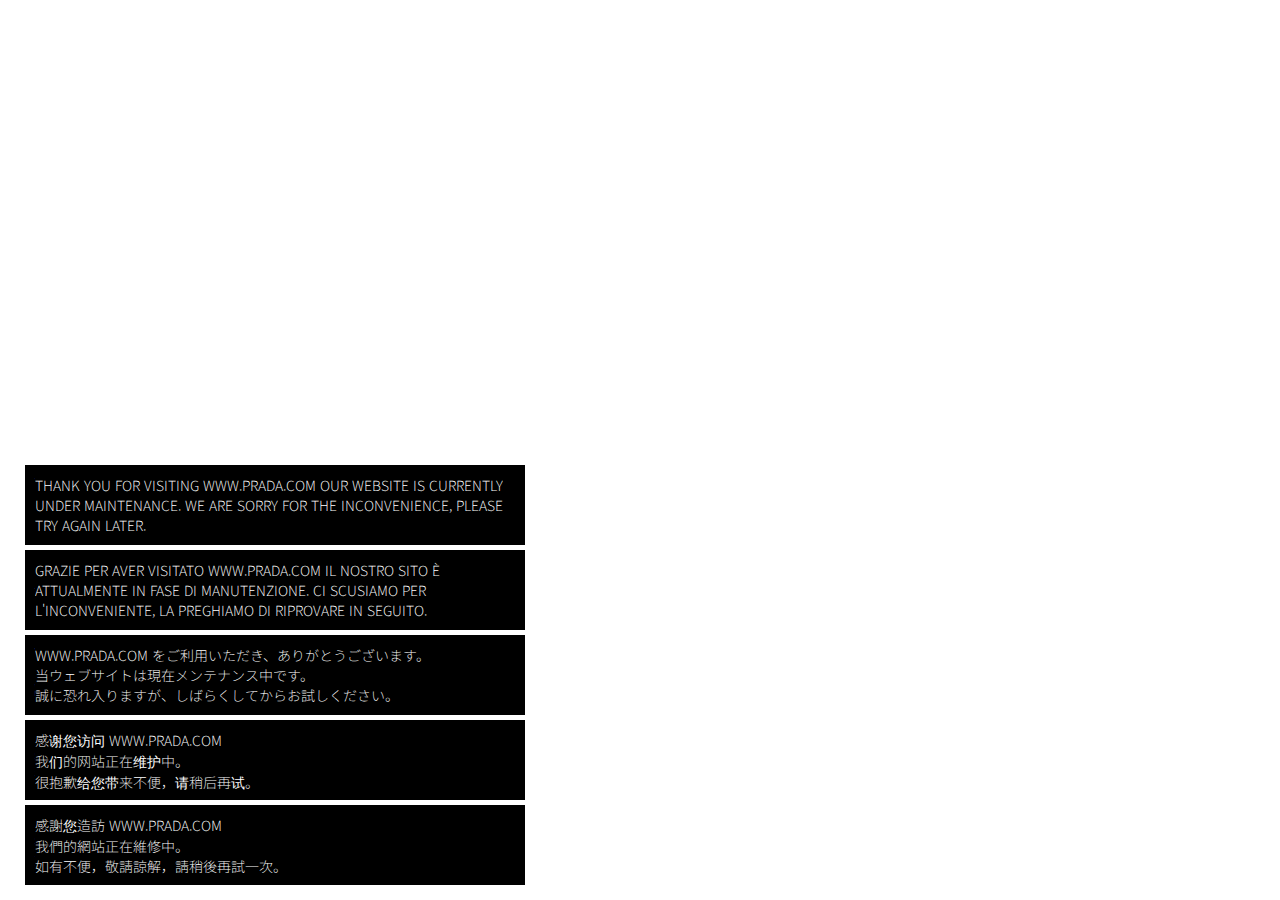
<file: ready.html>
<!DOCTYPE html>
<html lang="ko">
<head>
  <meta charset="UTF-8">
  <meta name="viewport" content="width=device-width, initial-scale=1.0">
  <meta http-equiv="X-UA-Compatible" content="ie=edge">
  <title>PRADA - OFFICIAL WEBSITE</title>

    <!-- 구글 폰트 CDN -->
    <link href="https://fonts.googleapis.com/css?family=Noto+Sans+KR:100,300,400,500,700,900&display=swap&subset=korean" rel="stylesheet">
    <!-- 사용자 CSS -->
    <link rel="stylesheet" href="css/reset.css">
    <link rel="stylesheet" href="css/ready.css">
</head>
<body>
  <div id="wrap">
  <div>
    <p>THANK YOU FOR VISITING WWW.PRADA.COM
      OUR WEBSITE IS CURRENTLY UNDER MAINTENANCE.
      WE ARE SORRY FOR THE INCONVENIENCE, PLEASE TRY AGAIN LATER.</p>
  </div>
  <div>
    <p>GRAZIE PER AVER VISITATO WWW.PRADA.COM
      IL NOSTRO SITO È ATTUALMENTE IN FASE DI MANUTENZIONE.
      CI SCUSIAMO PER L'INCONVENIENTE, LA PREGHIAMO DI RIPROVARE IN SEGUITO.</p>
  </div>
  <div>
    <p>
      WWW.PRADA.COM をご利用いただき、ありがとうございます。<br>
      当ウェブサイトは現在メンテナンス中です。<br>
      誠に恐れ入りますが、しばらくしてからお試しください。<br>
    </p>
  </div>
  <div>
    <p>感谢您访问 WWW.PRADA.COM<br>
      我们的网站正在维护中。<br>
      很抱歉给您带来不便，请稍后再试。</p>
  </div>
  <div>
    <p>
      感謝您造訪 WWW.PRADA.COM<br>
      我們的網站正在維修中。<br>
      如有不便，敬請諒解，請稍後再試一次。
    </p>
  </div>
  </div>
  </body>
</html>
</file>
<file: css/common.css>
@charset "utf-8";

#wrap{width:100%;position:relative;}
.over_hid{overflow:hidden;}
.line1{border:1px solid #eeeeee;clear:both;width:100%;}
.back_whi{background:white;}
.opac{opacity:1;}

/* 헤더 */
header{width:100%;height:56px;position:relative;position:fixed;left:0;top:0;z-index:10;}
header:hover{background:white;}
header:hover .logo_black{opacity:1;transition:all 1000ms;}
.logo_white>div:first-child{float:left;position:absolute;top:14px;left:38px;}
.logo_white>div:first-child img{width:174px;height:28px;}
.logo_white>div:last-child{float:right;position:absolute;top:19px;right:38px;}
.logo_white>#nav>ul>li{float:left;margin-right:16px;cursor:pointer;}
.logo_white>#nav li:nth-child(2){color:white;font-size:20px;font-weight:500;line-height:15px;}
/* 헤더블랙 */
header .logo_black{opacity:0;}
header .logo_black>div:first-child{float:left;position:absolute;top:14px;left:38px;z-index:12;}
header .logo_black>div:first-child img{width:174px;height:28px;}
header .logo_black>div:last-child{float:right;position:absolute;top:19px;right:38px;}
header .logo_black>#nav>ul>li{float:left;margin-right:16px;cursor:pointer;}
header .logo_black>#nav li:nth-child(2){color:black;font-size:20px;font-weight:500;line-height:15px;}
header .serach_btn{cursor:pointer;}
/* 검색창 */

#search{height:100vh;width:100%;background:rgba(255,255,255,0.9);position:absolute;top:0;left:0;z-index:11;}
#search>.logo_black>div:first-child{float:left;position:absolute;top:14px;left:38px;z-index:12;}
#search>.logo_black>div:first-child img{width:174px;height:28px;}
#search>.logo_black>div:last-child{float:right;position:absolute;top:19px;right:38px;}
#search>.logo_black>#nav{z-index:13;}
#search>.logo_black>#nav>ul>li{float:left;margin-right:16px;cursor:pointer;}
#search>.logo_black>#nav li:nth-child(2){color:black;font-size:20px;font-weight:500;line-height:15px;}

#search #sear_sub{margin:0 auto;position:fixed;left:50%;top:50%;transform:translate(-50%,-50%);}
#search ul li{float:left;}
#search_top li{border:1px solid #222222;padding:8px;}
#search_top input{width:500px;background:transparent;}
#search_top li:nth-child(2){width:90px;border-left:none;text-align:center;cursor:pointer;}
#search_bottom{margin-top:20px;padding-left:50px;}
#search_bottom li{padding-right:50px;font-size:18px;font-weight:400;}
#search_bottom li:last-child{padding-right:0;}

/* 메뉴창 */
#menu{position:fixed;left:0;top:0;width:100%;z-index:15;}
#menu_sub{background:white;}
#menu_sub div{float:left;}
#menu_sub div:first-child img{width:174px;height:28px;}
#menu_sub>div:first-child{margin:14px 0 0 38px;}
#menu_sub .close_btn{float:right;margin:20px;font-size:25px;font-weight:900;cursor:pointer;}
#menu_sub a{color:#9a9a9a;font-size:14px;font-weight:300;}
#menu_sub li{padding:5px 0;}
#sub_top{margin:30px 0 0 30px;}

/* 소셜 */
#sns{clear:both;margin:10px 0 20px;}
#sns img{width:15px;height:15px;}
#sns li{float:left;padding:10px 10px 10px 0;margin-top:30px;}
#sns ul li:last-child a{font-size:14px;font-weight:800;}

/* 선택 */
#sel_main{clear:both;margin-left:230px;}
#sel_main ul{float:left;padding-right:10px;}
#sel_main ul li{display:inline-block;padding:20px 10px;color:#9a9a9a;font-size:12px;}
#sel_main ul li:last-child{cursor:pointer;}
#bott_btn{position:absolute;right:50px;top:360px;/* margin-left:500px;padding:18px 10px 10px; */color:#9a9a9a;font-size:20px;cursor:pointer;}
/* 선택 언어 */
#lang{margin-left:240px;}
#lang ul li{display:inline-block;}
#lang ul li a{font-weight:400;}
#sel_main ul li:last-child{cursor:pointer;}
/* 선택국가 */
#cur{margin:10px 0 0 240px;width:100%;}
#cur h2{font-size:14px;}
#cur div{float:left;margin-top:20px;}
#cur div a{font-size:14px;font-weight:400;}
#cur ul{float:left;margin:20px 60px 0 0;}
#cur ul li{width:100px;}

/* 푸터버튼 */
#foot div{clear:both;margin:20px 0 0 240px;font-size:12px;color:#9a9a9a;}
#foot ul li a{font-weight:400;}
#foot h3{margin-top:10px;font-size:12px;color:#9a9a9a;}

 /* 슬라이드 */
.sli_txt{position:absolute;top:300px;left:40px;z-index:25;}
.sli_txt li{margin-top:10px;}
.sli_txt a{color:white;font-weight:300;}
/* .sli_txt h1::before{content:"_";color:white;} */
.swiper-slide{width:100%;height:100%;}
.swiper-slide img{width:100%;height:100vh;}
.sli_txt li.on a{color:white;font-weight:bolder;}
.sli_txt li.on a::before{content:"_";font-weight:bolder;}
</file>
<file: css/adv.css>
@charset "utf-8";
#wrap{width:100%;height:100%;position:relative;}
.over_hid{overflow:hidden;}
.active{font-weight:400;}

/* 헤더 */
header .logo_black>div:first-child{float:left;position:fixed;top:14px;left:38px;z-index:100;}
header .logo_black>div:first-child img{width:174px;height:28px;}
header .logo_black>div:last-child{float:right;position:fixed;top:19px;right:38px;}
header .logo_black>#nav>ul>li{float:left;margin-right:16px;cursor:pointer;}
header .logo_black>#nav li:nth-child(2){color:black;font-size:20px;font-weight:500;line-height:15px;}
header #serach_btn{cursor:pointer;}
/* 사이드 */
aside{width:260px;height:100%;position:fixed;top:100px;left:0;padding-left:30px;}
#main_txt{padding:30px;padding-left:0;}
#main_txt h1{font-size:26px;font-weight:500;}
aside nav{margin-top:130px;}
aside nav a{margin-top:10px;font-size:14px;display:block;}
#nav #sns{margin-top:220px;}
#nav #sns h3{font-size:14px;margin-bottom:5px;}
#nav #sns ul li{display:inline-block;margin-right:15px;}

#nav nav li.on a{font-weight:bolder;}
#nav nav li.on a::before{content:"_";font-weight:bolder;}

/* 섹션 */
section{margin:150px 0 0 250px;width:700px;}
section>div{margin-top:129px;}

/* 로맨스의 해부학 */
#romance li{margin-top:30px;}
#romance ul{margin-bottom:50px;}

.vid{margin-bottom:50px;}
.vid h3{float:right;font-size:14px;font-weight:600;}

#photo ul li{display:inline-block;margin-right:9px;}
#photo ul li:last-child{margin-right:0;}
#photo ul img{width:220px;height:150px;margin-bottom:10px;}
#photo ul img:last-child{margin-right:0;}

section>div>div:last-child{margin-top:50px;}
#vid_txt ul{margin-bottom:100px;}
#vid_txt li{font-size:14px;}
</file>
<file: css/locoator.css>
@charset "utf-8";
.over_hid{overflow:hidden;}

header .logo_black>div:first-child{float:left;position:absolute;top:14px;left:38px;z-index:12;}
header .logo_black>div:first-child img{width:174px;height:28px;}
header .logo_black>div:last-child{float:right;position:absolute;top:19px;right:38px;}
header .logo_black>#nav>ul>li{float:left;margin-right:16px;cursor:pointer;}
header .logo_black>#nav li:nth-child(2){color:black;font-size:20px;font-weight:500;line-height:15px;}
header .serach_btn{cursor:pointer;}

section{margin:0 auto;width:95%;}
section div:first-child{margin:100px 0 30px;}
section div:first-child h2{font-size:24px;margin-bottom:10px;}
section div:first-child input{width:300px;padding:10px;border:1px solid #d4d4d4;}
section div:first-child input::placeholder{color:#d4d4d4;}
section #map iframe{width:100%;height:800px;}
</file>
<file: css/wear.css>
@charset "utf-8";
#wrap{width:100%;height:100%;position:relative;}
.over_hid{overflow:hidden;}
.active{font-weight:400;}

/* 헤더 */
header .logo_black>div:first-child{float:left;position:fixed;top:14px;left:38px;z-index:100;}
header .logo_black>div:first-child img{width:174px;height:28px;}
header .logo_black>div:last-child{float:right;position:fixed;top:19px;right:38px;}
header .logo_black>#nav>ul>li{float:left;margin-right:16px;cursor:pointer;}
header .logo_black>#nav li:nth-child(2){color:black;font-size:20px;font-weight:500;line-height:15px;}
header #serach_btn{cursor:pointer;}
/* 사이드 */
aside{width:260px;height:100%;position:fixed;top:100px;left:0;padding-left:30px;}
#main_txt{padding:30px;padding-left:0;}
#main_txt h1{font-size:26px;font-weight:500;}
aside nav{margin-top:130px;}
aside nav a{margin-top:10px;font-size:14px;display:block;}
#nav #sns{margin-top:100px;}
#nav #sns h3{font-size:14px;margin-bottom:5px;}
#nav #sns ul li{display:inline-block;margin-right:15px;}

#nav nav li.on a{font-weight:bolder;}
#nav nav li.on a::before{content:"_";font-weight:bolder;}


/* 섹션 */
section{margin:150px 0 0 250px;width:850px;}
section>div{margin-top:129px;}
section div h3{font-size:14px;}
section h3{margin-bottom:65px;}

/* 룩 */
#sub_p h3{margin-top:129px;}
#sub_p div:last-child{margin-top:27px;}
#sub_p ul{display:inline-block;margin-right:20px;}
#sub_p ul:last-child{margin-right:0;}
#sub_p ul li{font-size:14px;font-weight:500;}

/* 상세정보 */
.swiper-container{margin-left:0;}
.swiper-slide img{width:100%;}

/* 쇼스페이스 */
#space_p ul li{display:inline-block;width:270px;height:160px;margin-right:10px;}
#space_p ul li:last-child{margin-right:0;}
#space_p li img{width:100%;}
#space_txt ul li{margin-top:34px;font-size:14px;}
#space_txt ul li:first-child{margin-top:25px;font-weight:400;}
#space_txt li>a{color:#868686;text-decoration:underline;}

/* 셀럽 */
#celeb_txt ul li{margin-top:34px;font-size:14px;}
#celeb_txt ul li:first-child{margin-top:25px;font-weight:400;}
#celeb_txt li>a{color:#868686;text-decoration:underline;}

/* 프리모니션 */
section>div:nth-child(7)>h3{margin-bottom:90px;}
section>div:nth-child(7){margin-bottom:160px;}
</file>
<file: css/ready.css>
@charset "utf-8";

#wrap{position:absolute;left:20px;bottom:10px;}
#wrap div{width:500px;height:80px;background:black;color:white;padding:10px;margin:5px;}
#wrap div p{font-size:14px;font-weight:200;}
</file>
